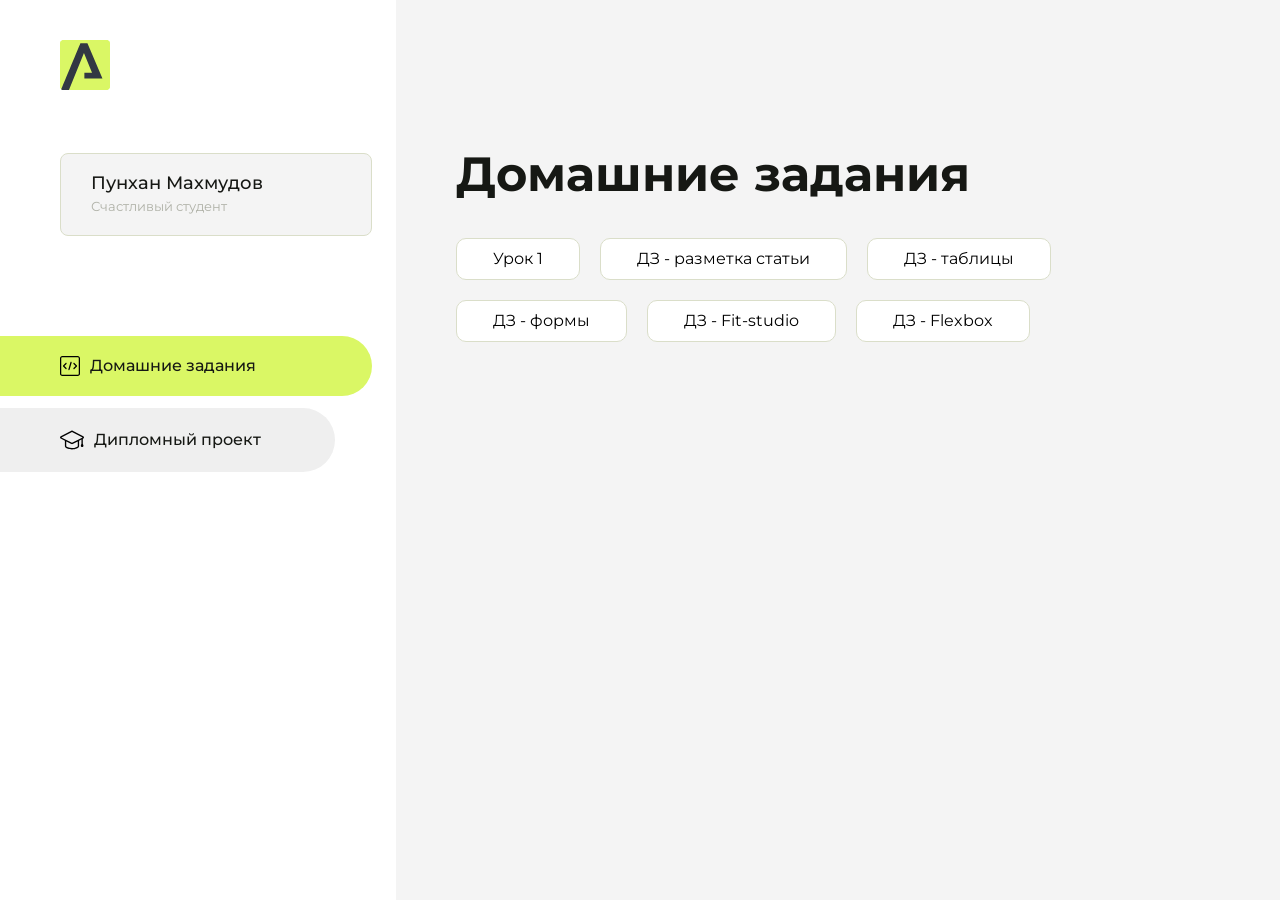
<file: index.html>
<!DOCTYPE html>
<html lang="en">
<head>
    <meta charset="UTF-8">
    <meta name="viewport" content="width=device-width, initial-scale=1.0">
    <title>Домашняя работа</title>
    <link rel="shortcut icon" href="src/logo.ico" type="image/x-icon">
    <link rel="preconnect" href="https://fonts.googleapis.com">
    <link rel="preconnect" href="https://fonts.gstatic.com" crossorigin>
    <link href="https://fonts.googleapis.com/css2?family=Montserrat:wght@400;500;700&family=Rubik:wght@500&display=swap"
          rel="stylesheet">
    <link rel="stylesheet" href="src/style.css">
</head>
<body id="body">
<div class="overlay" id="overlay"></div>
<div class="layout">
    <div class="burger" id="burger">
        <svg viewBox="0 0 24 24" fill="none" xmlns="http://www.w3.org/2000/svg">
            <g id="SVGRepo_bgCarrier" stroke-width="0"></g>
            <g id="SVGRepo_tracerCarrier" stroke-linecap="round" stroke-linejoin="round"></g>
            <g id="SVGRepo_iconCarrier">
                <path d="M4 18L20 18" stroke="#DAF765" stroke-width="2" stroke-linecap="round"></path>
                <path d="M4 12L20 12" stroke="#DAF765" stroke-width="2" stroke-linecap="round"></path>
                <path d="M4 6L20 6" stroke="#DAF765" stroke-width="2" stroke-linecap="round"></path>
            </g>
        </svg>
    </div>
    <aside class="sidebar" id="sidebar">
        <div class="sidebar__inner">
            <div class="logo">
                <svg width="50" height="50" viewBox="0 0 50 50" fill="none" xmlns="http://www.w3.org/2000/svg">
                    <g clip-path="url(#clip0_513_74730)">
                        <path d="M46.17 -0.257004H3.83C1.57281 -0.257004 -0.257 1.57281 -0.257 3.83V46.17C-0.257 48.4272 1.57281 50.257 3.83 50.257H46.17C48.4272 50.257 50.257 48.4272 50.257 46.17V3.83C50.257 1.57281 48.4272 -0.257004 46.17 -0.257004Z"
                              fill="#DAF765"/>
                        <path d="M24.375 38.4H42.461L27.441 3.1585H20.4355C20.4355 3.1585 6.7895 35.881 1.1945 49.294C2.015 50.0275 3.0945 50.257 3.6945 50.257H8.8445L23.954 13.07L32.0465 32.8285H24.375V38.4Z"
                              fill="#323843"/>
                    </g>
                    <defs>
                        <clipPath id="clip0_513_74730">
                            <rect width="50" height="50" fill="white"/>
                        </clipPath>
                    </defs>
                </svg>
            </div>
            <div class="sidebar__user">
                <div class="sidebar__name">Пунхан Махмудов</div>
                <div class="sidebar__text">Счастливый студент</div>
            </div>
            <div class="sidebar__tabs">
                <div class="sidebar__item">
                    <button class="sidebar__button active" id="tasks">
                        <svg xmlns="http://www.w3.org/2000/svg" width="20" height="20" viewBox="0 0 20 20" fill="none">
                            <g clip-path="url(#clip0_704_74543)">
                                <path d="M17.7083 20H2.29167C1.0275 20 0 18.9725 0 17.7083V2.29167C0 1.0275 1.0275 0 2.29167 0H17.7083C18.9725 0 20 1.0275 20 2.29167V17.7083C20 18.9725 18.9725 20 17.7083 20ZM2.29167 1.25C1.7175 1.25 1.25 1.7175 1.25 2.29167V17.7083C1.25 18.2825 1.7175 18.75 2.29167 18.75H17.7083C18.2825 18.75 18.75 18.2825 18.75 17.7083V2.29167C18.75 1.7175 18.2825 1.25 17.7083 1.25H2.29167Z"
                                      fill="black"/>
                                <path d="M6.04167 13.125C5.88167 13.125 5.72167 13.0642 5.6 12.9417L3.1 10.4417C2.85583 10.1975 2.85583 9.80167 3.1 9.5575L5.6 7.0575C5.84417 6.81333 6.24 6.81333 6.48417 7.0575C6.72833 7.30167 6.72833 7.6975 6.48417 7.94167L4.42583 10L6.48417 12.0583C6.72833 12.3025 6.72833 12.6983 6.48417 12.9425C6.36167 13.0642 6.20167 13.125 6.04167 13.125Z"
                                      fill="black"/>
                                <path d="M8.95833 14.1667C8.9 14.1667 8.84 14.1583 8.78167 14.1417C8.45083 14.0442 8.26083 13.6967 8.35833 13.3658L10.4417 6.28251C10.5392 5.95084 10.8892 5.76417 11.2175 5.85917C11.5483 5.95667 11.7383 6.30417 11.6408 6.63501L9.5575 13.7183C9.47833 13.9908 9.22833 14.1667 8.95833 14.1667Z"
                                      fill="black"/>
                                <path d="M13.9583 13.125C13.7983 13.125 13.6383 13.0642 13.5167 12.9417C13.2725 12.6975 13.2725 12.3017 13.5167 12.0575L15.575 9.99916L13.5167 7.94083C13.2725 7.69666 13.2725 7.30083 13.5167 7.05666C13.7608 6.81249 14.1567 6.81249 14.4008 7.05666L16.9008 9.55666C17.145 9.80083 17.145 10.1967 16.9008 10.4408L14.4008 12.9408C14.2783 13.0642 14.1183 13.125 13.9583 13.125Z"
                                      fill="black"/>
                            </g>
                            <defs>
                                <clipPath id="clip0_704_74543">
                                    <rect width="20" height="20" fill="white"/>
                                </clipPath>
                            </defs>
                        </svg>
                        <span>Домашние задания</span></button>
                </div>
                <div class="sidebar__item">
                    <button class="sidebar__button" id="diplom">
                        <svg xmlns="http://www.w3.org/2000/svg" width="24" height="24" viewBox="0 0 24 24" fill="none">
                            <g clip-path="url(#clip0_704_74553)">
                                <path d="M23.2628 10.5971C23.7176 10.365 24 9.90375 24 9.39337C24 8.883 23.7176 8.42175 23.2628 8.18962L12.6135 2.75362C12.2291 2.55824 11.7705 2.55787 11.3854 2.75399L0.736875 8.19C0.282375 8.42175 0 8.883 0 9.39337C0 9.90375 0.282375 10.365 0.736875 10.5971L4.89038 12.7177V18.2074C4.89038 19.8154 8.412 21.393 12 21.393C15.5884 21.393 19.1096 19.815 19.1096 18.2074V12.7174L21.4609 11.517V15.8017L20.901 17.2305C20.7409 17.6389 20.7934 18.0994 21.0405 18.4616C21.2876 18.8246 21.6979 19.041 22.1366 19.041C22.5754 19.041 22.9852 18.8246 23.2324 18.462C23.4795 18.099 23.532 17.6385 23.3719 17.2301L22.8124 15.8021V10.827L23.2628 10.5971ZM17.7623 18.1721C17.6198 18.6375 15.3491 20.0419 12 20.0419C8.65088 20.0419 6.38025 18.6375 6.2415 18.2074V12.3037L6.23887 12.3019C6.23812 12.057 6.1065 11.8207 5.87325 11.7019L1.3515 9.39337L12 3.95737L22.6489 9.39337L12 14.8294L5.87325 11.7019C5.54063 11.5331 4.6695 11.6674 4.5 12C4.33012 12.3322 4.55813 12.5479 4.89038 12.7177L11.3857 16.0331C11.5781 16.1314 11.7889 16.1805 12 16.1805C12.2107 16.1805 12.4222 16.1314 12.6146 16.0331L17.7593 13.407L17.7623 18.1721Z"
                                      fill="black"/>
                            </g>
                            <defs>
                                <clipPath id="clip0_704_74553">
                                    <rect width="24" height="24" fill="white"/>
                                </clipPath>
                            </defs>
                        </svg>
                        <span>Дипломный проект</span></button>
                </div>
            </div>
        </div>

    </aside>
    <div class="content">
        <div class="container">
            <div class="content__block" id="tasksBlock">
                <div class="content__title">Домашние задания</div>
                <ul class="content__list">
                    <li class="content__list-item">
                        <a href="hello web/index.html">Урок 1</a>
                    </li><li class="content__list-item">
                        <a href="HTML и CSS  ДЗ - разметка статьи/index.html">ДЗ - разметка статьи</a>
                    </li>
                    </li><li class="content__list-item">
                        <a href="HTML и CSS  ДЗ - таблицы/index.html">ДЗ - таблицы</a>
                    </li>
                     </li><li class="content__list-item">
                        <a href="HTML и CSS  ДЗ - формы/index.html">ДЗ - формы</a>
                    </li>
                    </li><li class="content__list-item">
                        <a href="Fit-studio/article.html">ДЗ - Fit-studio</a>
                    </li>
                    </li><li class="content__list-item">
                        <a href="HTML и CSS  ДЗ - flexbox/index.html">ДЗ - Flexbox</a>
                    </li>
                </ul>
            </div>
            <div class="content__block hidden" id="diplomBlock">
                <div class="content__title">Дипломный проект</div>
                <div class="content__list-diplom">
                    <a href="ПАПКА-С-НОМЕРОМ-УРОКА">Ссылка на ДЗ</a>
                </div>
                <div class="content__decor">
                    <div class="content__decor-text">Давай проверим, чему ты научился!</div>
                    <div class="content__decor-img">
                        <img src="src/decor.png" alt="decor">
                    </div>
                </div>
            </div>
        </div>
    </div>
</div>
<script src="src/index.js"></script>
</body>
</html>
</file>
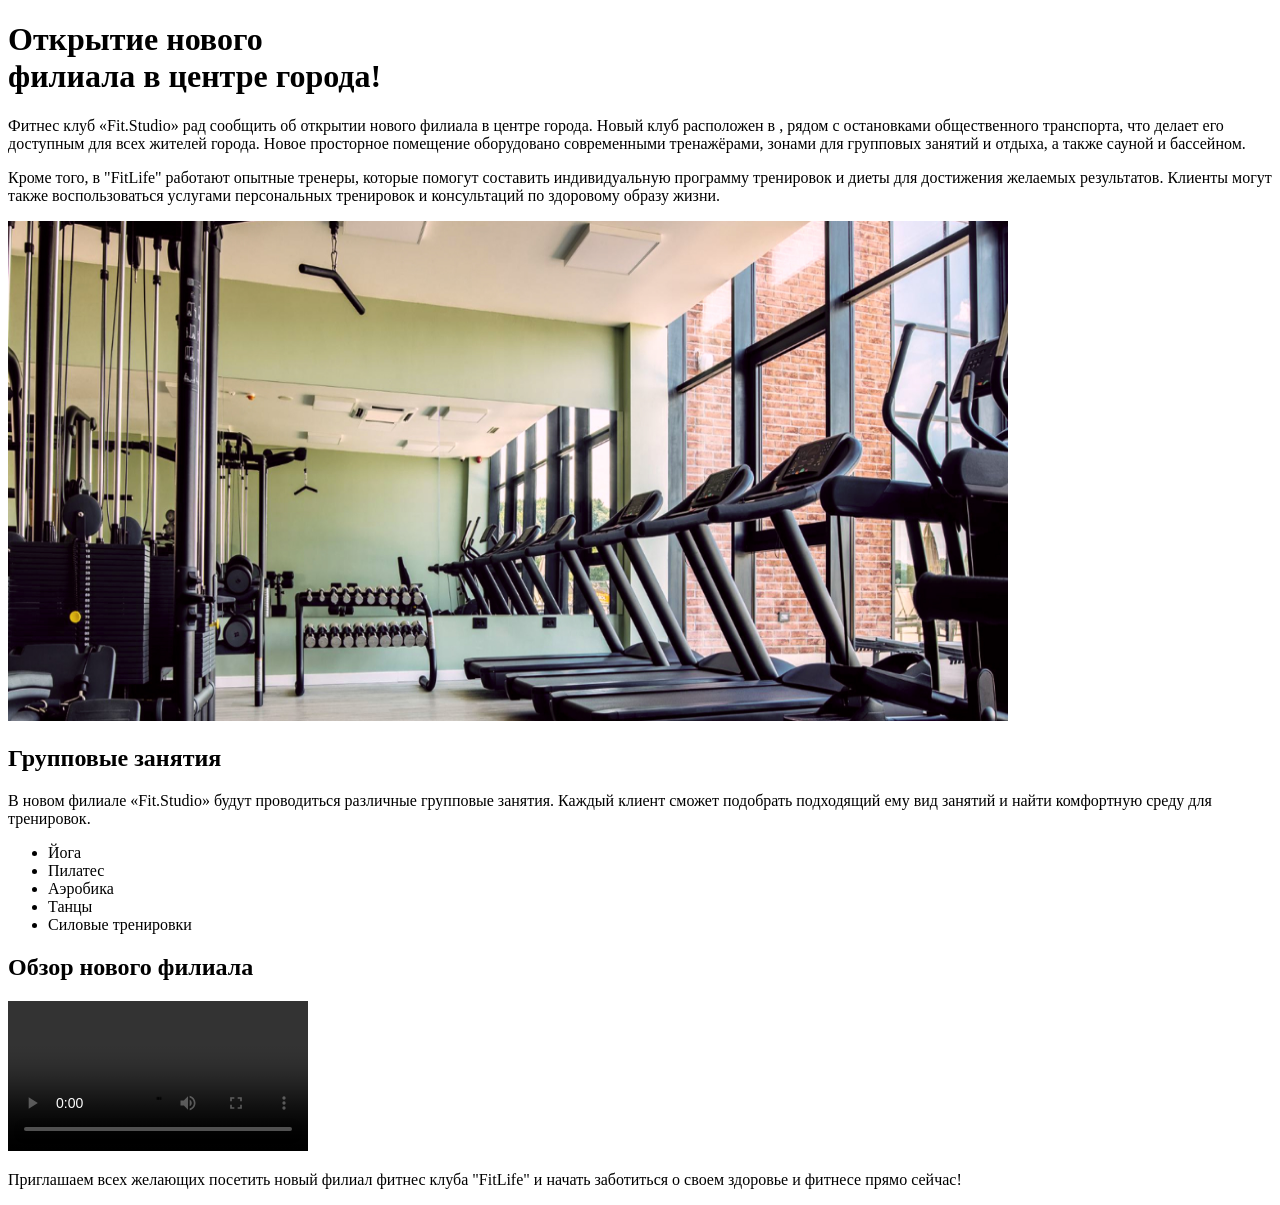
<file: HTML и CSS  ДЗ - разметка статьи/index.html>
<!doctype html>
<html lang="ru">
  <head>
    <meta charset="UTF-8" />
    <meta name="viewport" content="width=device-width, initial-scale=1.0" />
    <title>Статья</title>
  </head>
  <body>
    <h1>
      Открытие нового <br />
      филиала в центре города!
    </h1>
    <p>
      Фитнес клуб «Fit.Studio» рад сообщить об открытии нового филиала в центре
      города. Новый клуб расположен в , рядом с остановками общественного
      транспорта, что делает его доступным для всех жителей города. Новое
      просторное помещение оборудовано современными тренажёрами, зонами для
      групповых занятий и отдыха, а также сауной и бассейном.
    </p>
    <p>
      Кроме того, в "FitLife" работают опытные тренеры, которые помогут
      составить индивидуальную программу тренировок и диеты для достижения
      желаемых результатов. Клиенты могут также воспользоваться услугами
      персональных тренировок и консультаций по здоровому образу жизни.
    </p>
    <img
      src="../HTML и CSS  ДЗ - разметка статьи/image/gym-image.jpg"
      width="1000"
      height="500"
      alt="Спорт зал с разными тренажерами"
    />
    <h2>Групповые занятия</h2>
    <p>
      В новом филиале «Fit.Studio» будут проводиться различные групповые
      занятия. Каждый клиент сможет подобрать подходящий ему вид занятий и найти
      комфортную среду для тренировок.
    </p>
    <ul>
      <li>Йога</li>
      <li>Пилатес</li>
      <li>Аэробика</li>
      <li>Танцы</li>
      <li>Силовые тренировки</li>
    </ul>
    <h2>Обзор нового филиала</h2>
    <video
      src="../HTML и CSS  ДЗ - разметка статьи/video/gym-video.mp4"
      controls
    ></video>
    <p>
      Приглашаем всех желающих посетить новый филиал фитнес клуба "FitLife" и
      начать заботиться о своем здоровье и фитнесе прямо сейчас!
    </p>
  </body>
</html>
</file>
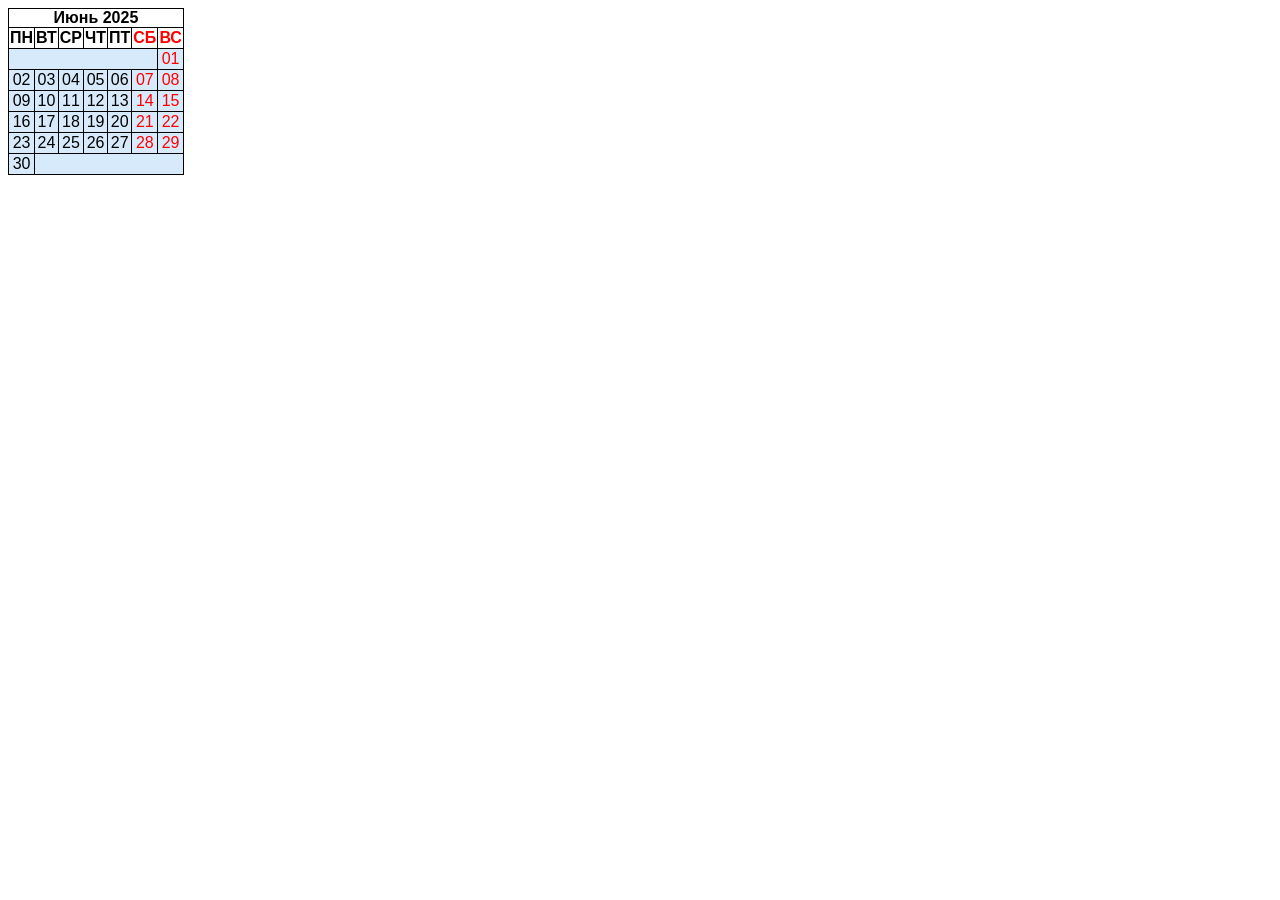
<file: HTML и CSS  ДЗ - таблицы/index.html>
<!doctype html>
<html lang="ru">
  <head>
    <meta charset="UTF-8" />
    <meta name="viewport" content="width=device-width, initial-scale=1.0" />
    <title>Table</title>
    <link rel="stylesheet" href="style.css" />
  </head>
  <body>
    <table>
      <caption>
        Июнь 2025
      </caption>
      <thead>
        <tr>
          <th>ПН</th>
          <th>ВТ</th>
          <th>СР</th>
          <th>ЧТ</th>
          <th>ПТ</th>
          <th class="weekend">СБ</th>
          <th class="weekend">ВС</th>
        </tr>
      </thead>
      <tbody>
        <tr>
          <td colspan="6"></td>
          <td class="weekend">01</td>
        </tr>
        <tr>
          <td>02</td>
          <td>03</td>
          <td>04</td>
          <td>05</td>
          <td>06</td>
          <td class="weekend">07</td>
          <td class="weekend">08</td>
        </tr>
        <tr>
          <td>09</td>
          <td>10</td>
          <td>11</td>
          <td>12</td>
          <td>13</td>
          <td class="weekend">14</td>
          <td class="weekend">15</td>
        </tr>
        <tr>
          <td>16</td>
          <td>17</td>
          <td>18</td>
          <td>19</td>
          <td>20</td>
          <td class="weekend">21</td>
          <td class="weekend">22</td>
        </tr>
        <tr>
          <td>23</td>
          <td>24</td>
          <td>25</td>
          <td>26</td>
          <td>27</td>
          <td class="weekend">28</td>
          <td class="weekend">29</td>
        </tr>
        <tr>
          <td>30</td>
          <td colspan="6"></td>
        </tr>
      </tbody>
    </table>
  </body>
</html>
</file>
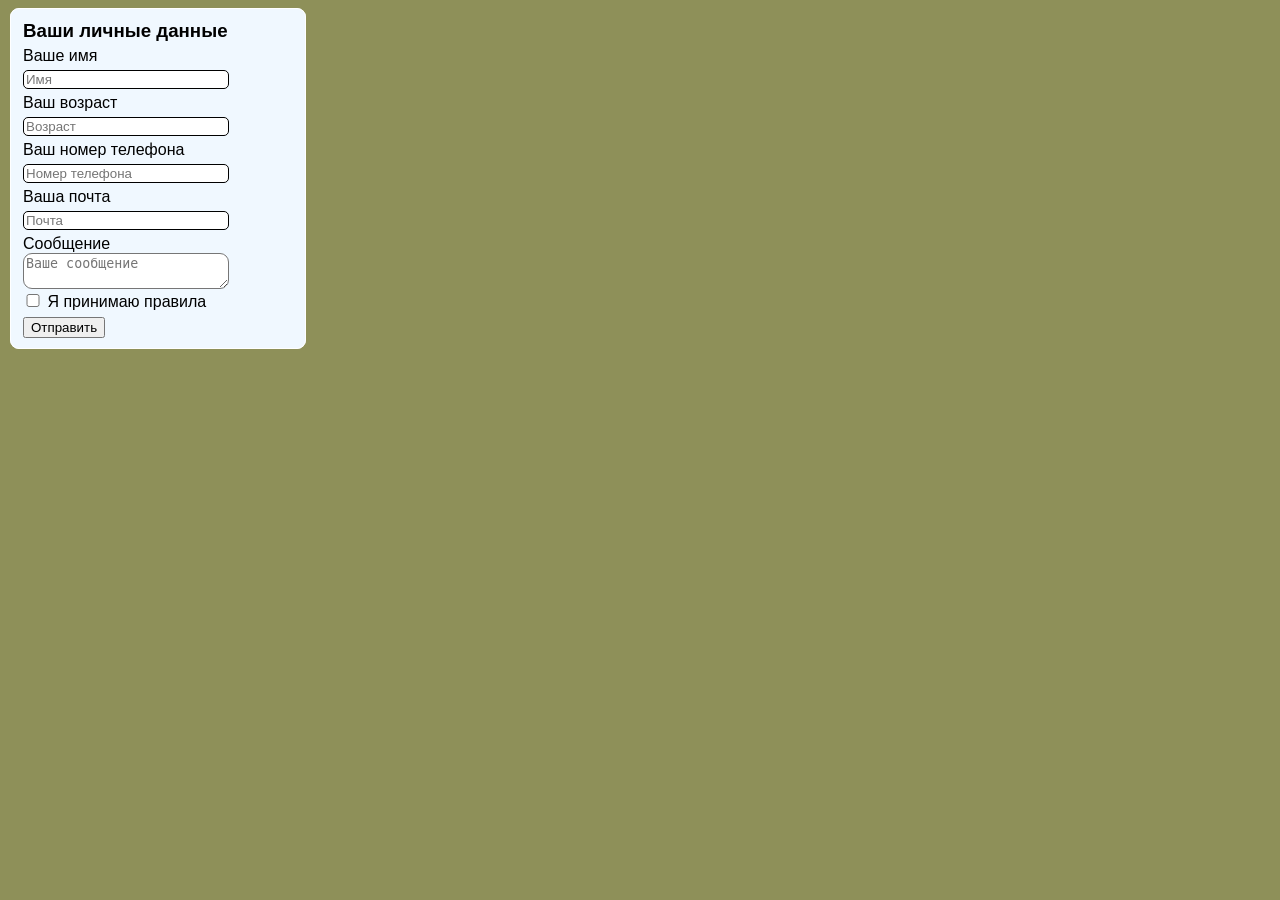
<file: HTML и CSS  ДЗ - формы/index.html>
<!doctype html>
<html lang="en">
  <head>
    <meta charset="UTF-8" />
    <meta name="viewport" content="width=device-width, initial-scale=1.0" />
    <title>Form</title>
    <link rel="stylesheet" href="style.css" />
  </head>
  <body>
    <form>
      <fieldset>
        <h3>Ваши личные данные</h3>

        <label class="label">
          Ваше имя
          <input type="text" required placeholder="Имя" />
        </label>

        <label class="label">
          Ваш возраст
          <input
            type="number"
            inputmode="numeric"
            required
            placeholder="Возраст"
          />
        </label>

        <label class="label">
          Ваш номер телефона
          <input
            type="tel"
            inputmode="tel"
            required
            placeholder="Номер телефона"
          />
        </label>

        <label class="label">
          Ваша почта
          <input type="email" required placeholder="Почта" />
        </label>

        <label class="label">
          Сообщение
          <textarea name="message" placeholder="Ваше сообщение"></textarea>
        </label>

        <label>
          <input class="checkbox" type="checkbox" required />
          Я принимаю правила
        </label>
        <button class="button" type="submit">Отправить</button>
      </fieldset>
    </form>
  </body>
</html>
</file>
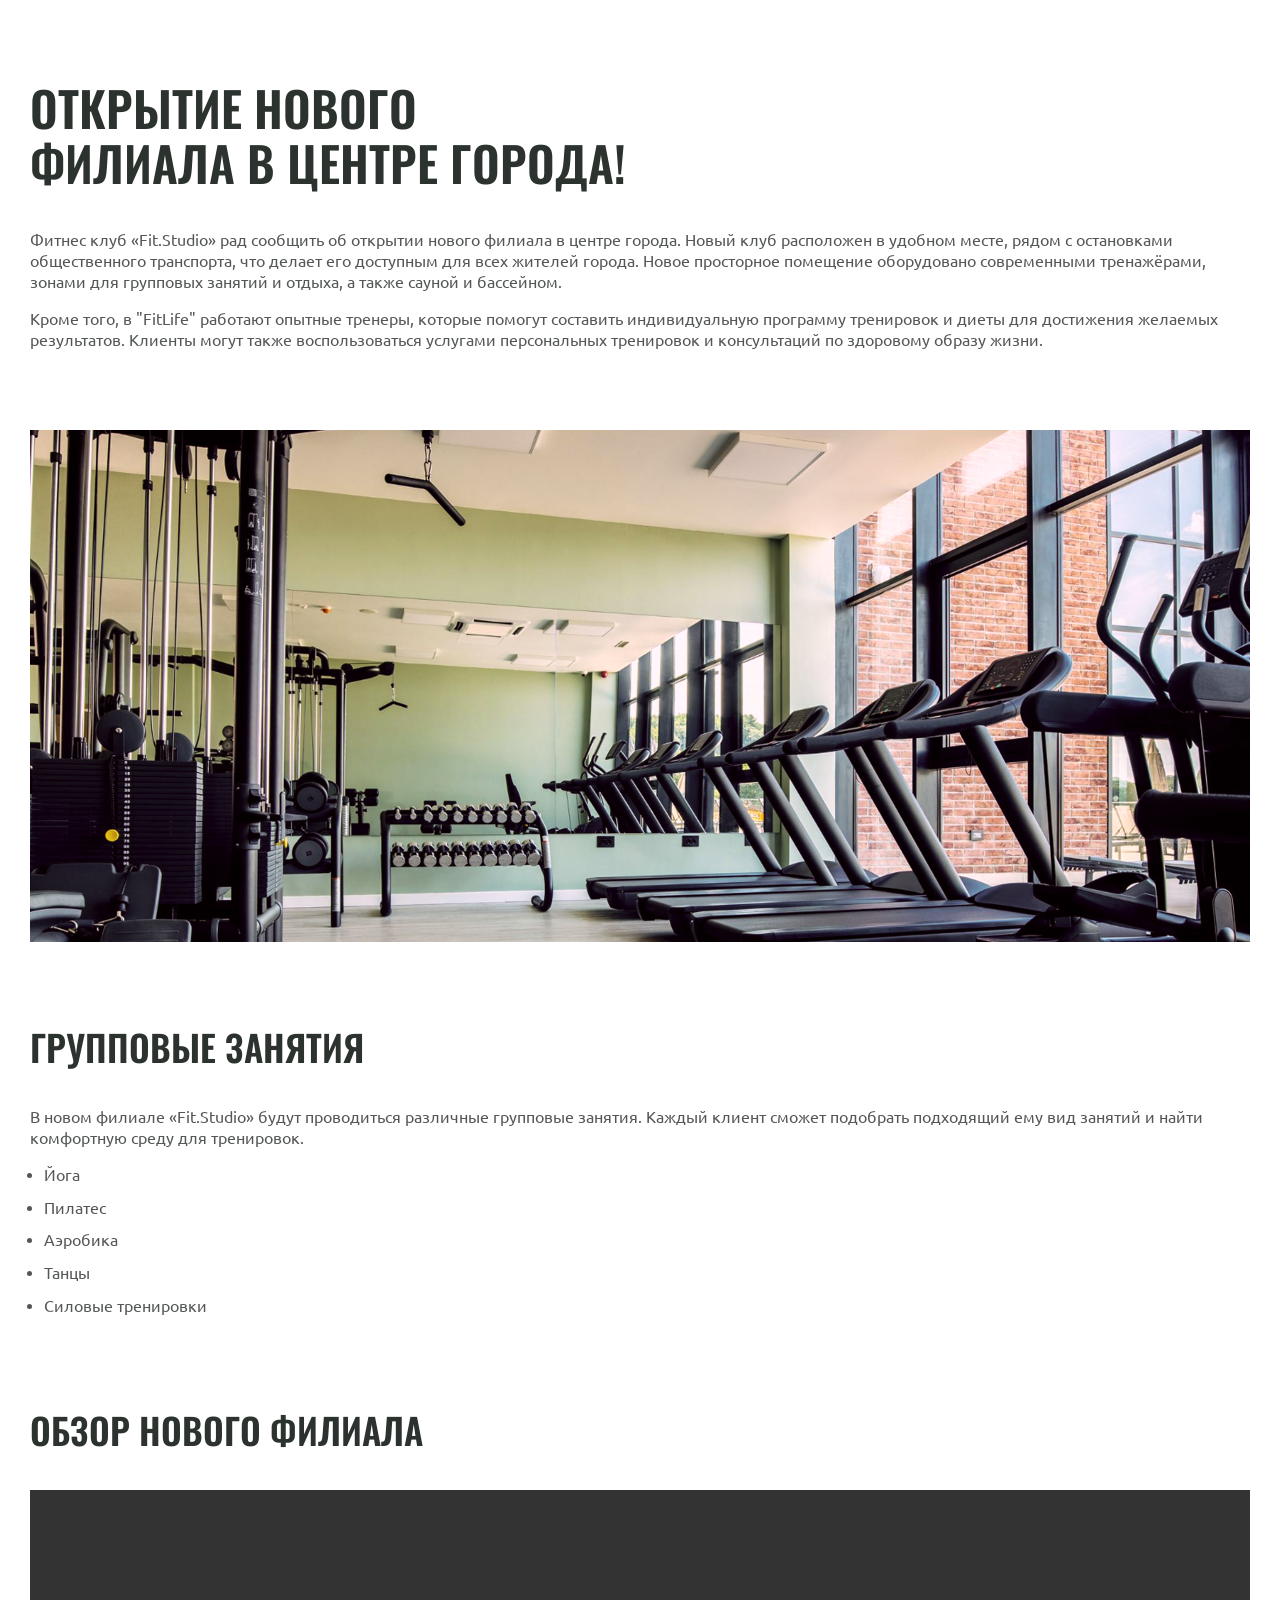
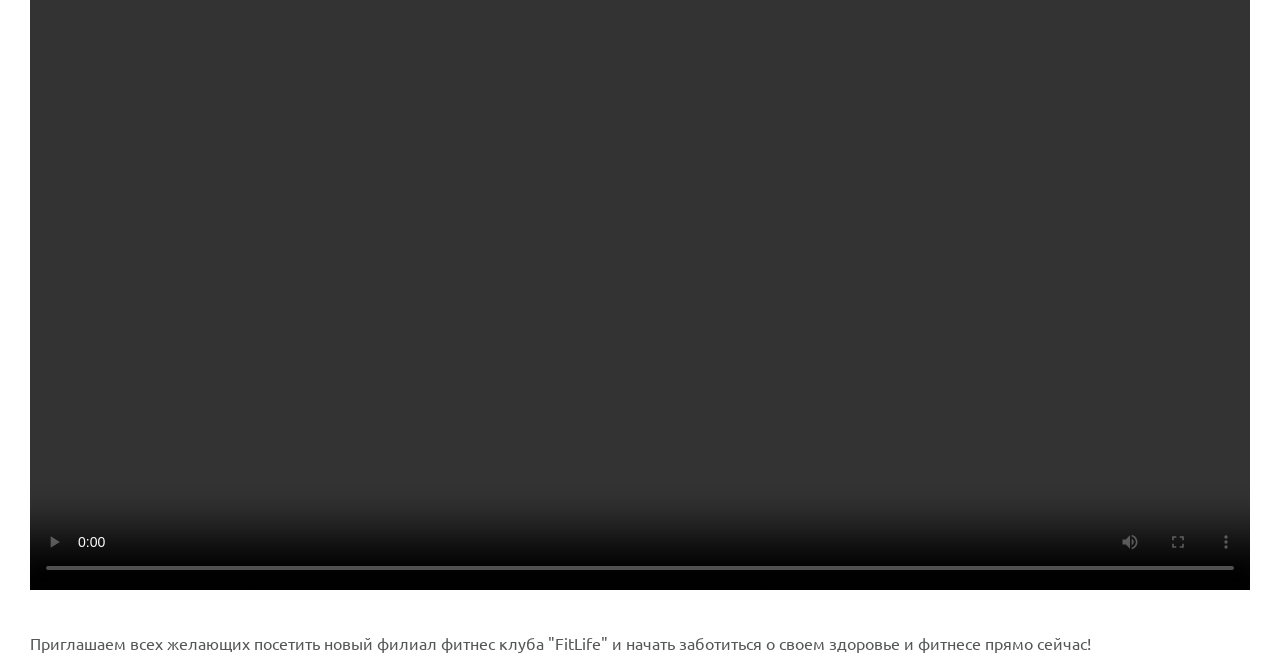
<file: Fit-studio/article.html>
<!doctype html>
<html lang="ru">
  <head>
    <meta charset="UTF-8" />
    <meta name="viewport" content="width=device-width, initial-scale=1.0" />
    <title>Fit studio - Открытие нового филиала!</title>
    <link rel="stylesheet" href="./css/normalize.css" />
    <link rel="stylesheet" href="./css/fonts.css" />
    <link rel="stylesheet" href="./css/article.css" />
  </head>
  <body>
    <article class="article">
      <div class="container">
        <h1 class="article-title article-title-large">
          Открытие нового филиала в центре города!
        </h1>
        <p class="article-text">
          Фитнес клуб «Fit.Studio» рад сообщить об открытии нового филиала
          в центре города. Новый клуб расположен в удобном месте, рядом
          с остановками общественного транспорта, что делает его доступным
          для всех жителей города. Новое просторное помещение оборудовано
          современными тренажёрами, зонами для групповых занятий и отдыха,
          а также сауной и бассейном.
        </p>
        <p class="article-text article-mb">
          Кроме того, в "FitLife" работают опытные тренеры, которые помогут
          составить индивидуальную программу тренировок и диеты для достижения
          желаемых результатов. Клиенты могут также воспользоваться услугами
          персональных тренировок и консультаций по здоровому образу жизни.
        </p>
        <img
          class="article-images"
          src="./images/gym-img.jpg"
          width="1220"
          height="512"
          alt="Спортивный зал"
        />
        <h2 class="article-title article-title-medium">Групповые занятия</h2>
        <p class="article-text">
          В новом филиале «Fit.Studio» будут проводиться различные групповые
          занятия. Каждый клиент сможет подобрать подходящий ему вид занятий
          и найти комфортную среду для тренировок.
        </p>
        <ul class="article-list article-text article-mb">
          <li class="article-item">Йога</li>
          <li class="article-item">Пилатес</li>
          <li class="article-item">Аэробика</li>
          <li class="article-item">Танцы</li>
          <li class="article-item">Силовые тренировки</li>
        </ul>
        <h2 class="article-title article-title-medium">Обзор нового филиала</h2>
        <video
          class="article-videos"
          src="./videos/gym-video.mp4"
          width="1220"
          height="700"
          controls
        ></video>
        <p class="article-text">
          Приглашаем всех желающих посетить новый филиал фитнес клуба "FitLife"
          и начать заботиться о своем здоровье и фитнесе прямо сейчас!
        </p>
      </div>
    </article>
  </body>
</html>
</file>
<file: src/style.css>
*{padding: 0;margin: 0;border: 0;}
*,*:before,*:after{-webkit-box-sizing: border-box;box-sizing: border-box;}
:focus,:active{outline: none;}
a:focus,a:active{outline: none;}
nav,footer,header,aside{display: block;}
html,body{
    height:100%;width:100%;
    font-size:100%;line-height:1;-ms-text-size-adjust:100%;-moz-text-size-adjust:100%;-webkit-text-size-adjust:100%;}
input,button,textarea{font-family:inherit;}
input::-ms-clear{display: none;}
button{cursor: pointer;}
button::-moz-focus-inner{padding:0;border:0;}
a,a:visited{text-decoration: none;}
a:hover{text-decoration: none;}
ul li{list-style: none;}
img{vertical-align: top;}
h1,h2,h3,h4,h5,h6{font-size:inherit;font-weight: inherit;}
a{color:inherit;}



body {
    font-family: "Montserrat",SansSerif;
    color: black;
}

body.overflow {
    overflow: hidden;
}



.layout {
    display: -webkit-box;
    display: -ms-flexbox;
    display: flex;
    min-height: 100vh;
}

.sidebar {
    padding: 40px 24px 40px 0;
    -ms-flex-negative: 0;
    flex-shrink: 0;
    background-color: white;
}



.content {
    -webkit-box-flex: 1;
    -ms-flex-positive: 1;
    flex-grow: 1;
    background-color: #F4F4F4;
}

.container {
    display: -webkit-box;
    display: -ms-flexbox;
    display: flex;
    -webkit-box-orient: vertical;
    -webkit-box-direction: normal;
    -ms-flex-direction: column;
    flex-direction: column;
    -webkit-box-pack: center;
    -ms-flex-pack: center;
    justify-content: center;
    -webkit-box-align: center;
    -ms-flex-align: center;
    align-items: center;
    padding: 150px 60px 80px 60px;
}


.logo {
    margin-left: 60px;
    margin-bottom: 60px;
}

.sidebar__user {
    background-color: #F4F4F4;
    padding: 20px 30px;
    margin-left: 60px;
    margin-bottom: 100px;
    border-radius: 8px;
    border: 1px solid #DADEC9;
}

.sidebar__name {
    color:#161814;
    font-size: 18px;
    font-weight: 500;
    margin-bottom: 6px;
}

.sidebar__text {
    color: #AFB1A7;
    font-size: 13px;
    font-weight: 400;
    line-height: 130%; /* 16.9px */
}

.sidebar__item {
    width: 372px;
}

.sidebar__button {
    display: -webkit-box;
    display: -ms-flexbox;
    display: flex;
    -webkit-box-align: center;
    -ms-flex-align: center;
    align-items: center;
    gap: 10px;
    padding: 20px 60px;
    margin-bottom: 12px;
    border-radius: 0px 100px 100px 0px;
    -webkit-transition: all .5s;
    -o-transition: all .5s;
    transition: all .5s;
    cursor: pointer;
    width: 90%;
    color:#161814;
    font-size: 16px;
    font-weight: 500;
}

.sidebar__button.active , .sidebar__button:hover {
    width: 100%;
    background-color: #DAF765;
}


.content__title {
    color: #161814;
    font-size: 48px;
    font-weight: 700;
    margin-bottom: 40px;
}

.content__list {
    display: -webkit-box;
    display: -ms-flexbox;
    display: flex;
    -webkit-box-align: center;
    -ms-flex-align: center;
    align-items: center;
    -ms-flex-wrap: wrap;
    flex-wrap: wrap;
    gap: 20px;
}



.content__list-item  {
    cursor: pointer;
    padding: 12px 18px;
    background-color: #fff;
    border-radius: 10px;
    border: 1px solid #DADEC9;
    -webkit-transition: all .3s;
    -o-transition: all .3s;
    transition: all .3s;
}

.content__list-item:hover,.content__list-diplom:hover {
    background-color: #AFB1A7;
}

li a {
    padding: 12px 18px;

}


.content__list-diplom {
    -webkit-transition: all .3s;
    -o-transition: all .3s;
    transition: all .3s;
    display: inline-block;
    padding: 12px 18px;
    background-color: #fff;
    border-radius: 10px;
    border: 1px solid #DADEC9;
}

.content__decor {
    display: -webkit-box;
    display: -ms-flexbox;
    display: flex;
    -webkit-box-align: center;
    -ms-flex-align: center;
    align-items: center;
}

.content__decor-text {
    color:#BEDD44;
    font-size: 36px;
    font-weight: 700;
    line-height: 110%; /* 39.6px */
}

.content__block {
    max-width: 1200px;
}

.content__block.hidden {
    display: none;
}

.content__decor-img img{
    width: 100%;
}

.burger {
    display: none;
    padding: 5px;
    position: fixed;
    top: 3%;
    right: 7%;
    width: 40px;
    height: 40px;
    background-color: #161814;
    border-radius: 50%;
    z-index: 10;
    border: 1px solid #DAF765;
}

@media (max-width: 768px) {
    .burger {
        display: block;
    }

    .sidebar {
        -webkit-transition: all .3s;
        -o-transition: all .3s;
        transition: all .3s;
        -webkit-transform: translateX(-100%);
        -ms-transform: translateX(-100%);
        transform: translateX(-100%);
        position: fixed;
        top: 0;
        left: 0;
        bottom: 0;
        z-index: 5;
    }

    .sidebar.show {
        -webkit-transform: translateX(0%);
        -ms-transform: translateX(0%);
        transform: translateX(0%);
    }

    .overlay {
        opacity: 0;
        pointer-events: none;
        -webkit-transition: all .3s;
        -o-transition: all .3s;
        transition: all .3s;
        position: absolute;
        top: 0;
        right: 0;
        left: 0;
        bottom: 0;
        z-index: 3;
        background-color: #000000e0;
    }

    .overlay.show {
        opacity: 1;
        pointer-events: all;
    }

    .container {
        padding: 40px 20px;
        min-height: 100%;
    }

    .content__decor {
        margin-top: 20px;
        -webkit-box-orient: vertical;
        -webkit-box-direction: normal;
        -ms-flex-direction: column;
        flex-direction: column;
    }
}

@media (max-width: 400px) {
    .sidebar__user {
        margin-left: 0;
    }
}
</file>
<file: HTML и CSS  ДЗ - таблицы/style.css>
table{
  border-collapse: collapse;
  border-spacing: 0px;
}

caption{
  border: 1px solid #000;
  font-family: sans-serif;
  font-weight: 700;
}


tr, th, td {
  border: 1px solid #000;
  font-family: sans-serif;
}

.weekend{
  color: red;
}
caption{
  border-bottom: none;
}

td {
  text-align: center;
  font-weight: 200;
  background-color: rgb(215, 234, 251);
}
</file>
<file: HTML и CSS  ДЗ - формы/style.css>
body{
  font-family: sans-serif;
  background-color: rgba(84, 88, 4, 0.66);
}

fieldset{
  border: 1px solid #fff;
  border-radius: 9px;
  width: 270px;
  background-color: aliceblue;
}

h3{
  margin: 5px 0;
}

.label, .button{
  display: block;
}

input{
  border: 1px solid #000;
  display: block;
  width: 200px;
  margin: 5px 0;
  border-radius: 5px;
}

textarea{
  display: block;
  resize: vertical;
  width:200px;
  max-height: 100px;
  min-height: 20px;
  border-radius: 9px;
}
.checkbox{
  display: inline;
  width: 20px;
}

.button{
  margin-top: 5px;
  cursor: pointer;
}
</file>
<file: Fit-studio/css/fonts.css>
@font-face {
  font-family: "Ubuntu";
  src: local("Ubuntu"), url(../fonts/UbuntuLight.woff2) format("woff2"); 
  font-weight: 300;
  font-style: normal;
  font-display: swap;
}

@font-face {
  font-family: "Ubuntu";
  src: local("Ubuntu"), url(../fonts/UbuntuRegular.woff2) format("woff2"); 
  font-weight: 400;
  font-style: normal;
  font-display: swap;
}

@font-face {
  font-family: "Ubuntu";
  src: local("Ubuntu"), url(../fonts/UbuntuMedium.woff2) format("woff2"); 
  font-weight: 500;
  font-style: normal;
  font-display: swap;
}

@font-face {
  font-family: "Oswald";
  src: local("Oswald"), url(../fonts/OswaldMedium.woff2) format("woff2"); 
  font-weight: 500;
  font-style: normal;
  font-display: swap;
}

@font-face {
  font-family: "Oswald";
  src: local("Oswald"), url(../fonts/OswaldSemiBold.woff2) format("woff2"); 
  font-weight: 600;
  font-style: normal;
  font-display: swap;
}
</file>
<file: Fit-studio/css/article.css>
html{
  font-family: Ubuntu, sans-serif;
  font-weight: 400;
}

body * {
  box-sizing: border-box;
}

.article{
  margin-top: 80px;
}

h1,
h2,
h3,
h4,
h5,
h6{
  margin: 0;
}
.container{
  max-width: 1250px;
  padding: 0 15px;
  margin: 0 auto;
}

.article-mb{
  margin-bottom: 80px;
}
.article-title{
  max-width: 596px;
  margin-bottom: 40px;
  font-family: Oswald;
  font-weight: 600;
  line-height: 115%;
  text-transform: uppercase;
  color: #2C332F;
}

.article-title-large{
  font-size: 48px;
}

.article-title-medium{
  font-size: 36px;
}

.article-text{
  margin-top: 0;
  font-family: Ubuntu;
  font-weight: 400;
  font-size: 16px;
  line-height: 130%;
  color: #535755;
}

.article-images{
  margin-bottom: 80px;
  width: 100%;
}

.article-list{
  padding-left: 14px;
}

.article-item{
  padding-bottom: 12px;
}

.article-videos{
  margin-bottom: 40px;
  width: 100%;
}
</file>
